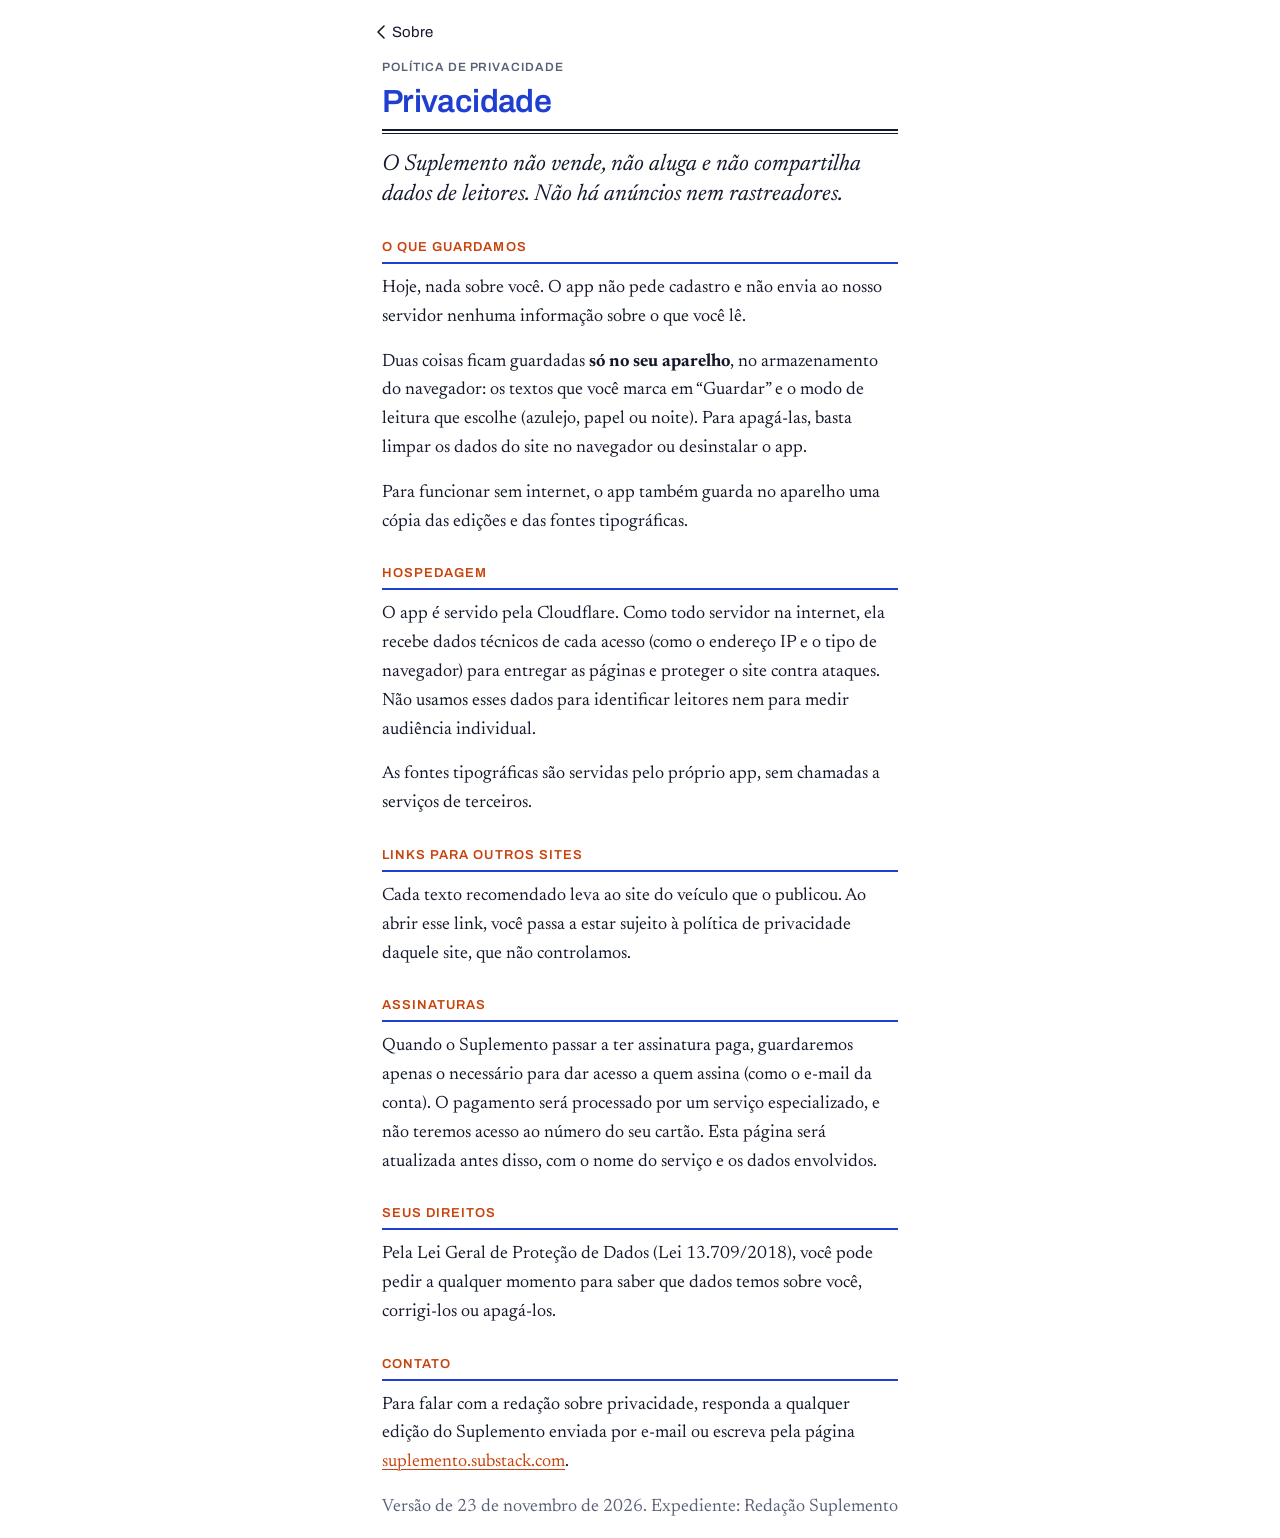
<file: app/privacidade.html>
<!DOCTYPE html>
<html lang="pt-BR">
<head>
<meta charset="utf-8">
<meta name="viewport" content="width=device-width, initial-scale=1, viewport-fit=cover">
<title>Privacidade — Suplemento</title>
<meta name="description" content="Política de privacidade do app Suplemento.">
<meta name="theme-color" content="#FFFFFF">
<link rel="icon" href="icons/icon-192.png">
<link rel="stylesheet" href="style.css">
<script>
  try {
    var t = localStorage.getItem('suplemento:tema');
    if (t === 'noite' || (!t && matchMedia('(prefers-color-scheme: dark)').matches)) document.documentElement.dataset.tema = 'noite';
    else if (t === 'papel') document.documentElement.dataset.tema = 'papel';
  } catch (e) {}
</script>
</head>
<body>
<div class="pagina">
<main class="miolo">
  <div class="topo"><a class="voltar" href="./#/sobre"><svg width="10" height="16" viewBox="0 0 10 16" aria-hidden="true"><path d="M8 2 2 8l6 6" fill="none" stroke-width="1.6" stroke-linecap="round" stroke-linejoin="round"/></svg>Sobre</a></div>
  <div class="capa-edicao"><span class="rubrica" style="color:var(--cinza)">Política de privacidade</span><h1>Privacidade</h1><div class="fio-duplo"></div></div>
  <section class="sobre">
    <p class="destaque">O Suplemento não vende, não aluga e não compartilha dados de leitores. Não há anúncios nem rastreadores.</p>

    <h2>O que guardamos</h2>
    <p>Hoje, nada sobre você. O app não pede cadastro e não envia ao nosso servidor nenhuma informação sobre o que você lê.</p>
    <p>Duas coisas ficam guardadas <strong>só no seu aparelho</strong>, no armazenamento do navegador: os textos que você marca em “Guardar” e o modo de leitura que escolhe (azulejo, papel ou noite). Para apagá-las, basta limpar os dados do site no navegador ou desinstalar o app.</p>
    <p>Para funcionar sem internet, o app também guarda no aparelho uma cópia das edições e das fontes tipográficas.</p>

    <h2>Hospedagem</h2>
    <p>O app é servido pela Cloudflare. Como todo servidor na internet, ela recebe dados técnicos de cada acesso (como o endereço IP e o tipo de navegador) para entregar as páginas e proteger o site contra ataques. Não usamos esses dados para identificar leitores nem para medir audiência individual.</p>
    <p>As fontes tipográficas são servidas pelo próprio app, sem chamadas a serviços de terceiros.</p>

    <h2>Links para outros sites</h2>
    <p>Cada texto recomendado leva ao site do veículo que o publicou. Ao abrir esse link, você passa a estar sujeito à política de privacidade daquele site, que não controlamos.</p>

    <h2>Assinaturas</h2>
    <p>Quando o Suplemento passar a ter assinatura paga, guardaremos apenas o necessário para dar acesso a quem assina (como o e-mail da conta). O pagamento será processado por um serviço especializado, e não teremos acesso ao número do seu cartão. Esta página será atualizada antes disso, com o nome do serviço e os dados envolvidos.</p>

    <h2>Seus direitos</h2>
    <p>Pela Lei Geral de Proteção de Dados (Lei 13.709/2018), você pode pedir a qualquer momento para saber que dados temos sobre você, corrigi-los ou apagá-los.</p>

    <h2>Contato</h2>
    <p>Para falar com a redação sobre privacidade, responda a qualquer edição do Suplemento enviada por e-mail ou escreva pela página <a href="https://suplemento.substack.com">suplemento.substack.com</a>.</p>

    <p class="discreto">Versão de 23 de novembro de 2026. Expediente: Redação Suplemento</p>
  </section>
</main>
</div>
</body>
</html>
</file>
<file: app/style.css>
/* Suplemento — app. Textos na Newsreader; títulos, rótulos e navegação na Archivo (Omnibus-Type) */
@font-face {
  font-family: 'Archivo';
  font-style: normal;
  font-display: swap;
  font-weight: 100 900;
  src: url(fonts/archivo-latin-wght-normal.woff2) format('woff2-variations');
  unicode-range: U+0000-00FF,U+0131,U+0152-0153,U+02BB-02BC,U+02C6,U+02DA,U+02DC,U+0304,U+0308,U+0329,U+2000-206F,U+20AC,U+2122,U+2191,U+2193,U+2212,U+2215,U+FEFF,U+FFFD;
}
@font-face {
  font-family: 'Archivo';
  font-style: normal;
  font-display: swap;
  font-weight: 100 900;
  src: url(fonts/archivo-latin-ext-wght-normal.woff2) format('woff2-variations');
  unicode-range: U+0100-02BA,U+02BD-02C5,U+02C7-02CC,U+02CE-02D7,U+02DD-02FF,U+0304,U+0308,U+0329,U+1D00-1DBF,U+1E00-1E9F,U+1EF2-1EFF,U+2020,U+20A0-20AB,U+20AD-20C0,U+2113,U+2C60-2C7F,U+A720-A7FF;
}


@font-face {
  font-family: 'Newsreader';
  font-style: normal;
  font-display: swap;
  font-weight: 200 800;
  src: url(fonts/newsreader-latin-opsz-normal.woff2) format('woff2-variations');
  unicode-range: U+0000-00FF,U+0131,U+0152-0153,U+02BB-02BC,U+02C6,U+02DA,U+02DC,U+0304,U+0308,U+0329,U+2000-206F,U+20AC,U+2122,U+2191,U+2193,U+2212,U+2215,U+FEFF,U+FFFD;
}
@font-face {
  font-family: 'Newsreader';
  font-style: normal;
  font-display: swap;
  font-weight: 200 800;
  src: url(fonts/newsreader-latin-ext-opsz-normal.woff2) format('woff2-variations');
  unicode-range: U+0100-02BA,U+02BD-02C5,U+02C7-02CC,U+02CE-02D7,U+02DD-02FF,U+0304,U+0308,U+0329,U+1D00-1DBF,U+1E00-1E9F,U+1EF2-1EFF,U+2020,U+20A0-20AB,U+20AD-20C0,U+2113,U+2C60-2C7F,U+A720-A7FF;
}
@font-face {
  font-family: 'Newsreader';
  font-style: italic;
  font-display: swap;
  font-weight: 200 800;
  src: url(fonts/newsreader-latin-opsz-italic.woff2) format('woff2-variations');
  unicode-range: U+0000-00FF,U+0131,U+0152-0153,U+02BB-02BC,U+02C6,U+02DA,U+02DC,U+0304,U+0308,U+0329,U+2000-206F,U+20AC,U+2122,U+2191,U+2193,U+2212,U+2215,U+FEFF,U+FFFD;
}
@font-face {
  font-family: 'Newsreader';
  font-style: italic;
  font-display: swap;
  font-weight: 200 800;
  src: url(fonts/newsreader-latin-ext-opsz-italic.woff2) format('woff2-variations');
  unicode-range: U+0100-02BA,U+02BD-02C5,U+02C7-02CC,U+02CE-02D7,U+02DD-02FF,U+0304,U+0308,U+0329,U+1D00-1DBF,U+1E00-1E9F,U+1EF2-1EFF,U+2020,U+20A0-20AB,U+20AD-20C0,U+2113,U+2C60-2C7F,U+A720-A7FF;
}

:root {
  /* claro "azulejo": branco, cobalto e tangerina (o padrão) */
  --papel: #FFFFFF;
  --papel-2: #EEF1FC;
  --tinta: #14182B;
  --cinza: #5A6078;
  --fio: #D9DDEA;
  --rubrica: #C8440E;
  --cobalto: #1F3FD1;
  --tangerina: #E2531A;
  --sem-serifa: 'Archivo', -apple-system, BlinkMacSystemFont, 'Segoe UI', Roboto, 'Helvetica Neue', Arial, sans-serif;
  color-scheme: light;
}
:root[data-tema="papel"] {
  /* papel: o claro de jornal */
  --papel: #F4F0E6;
  --papel-2: #EFEADD;
  --tinta: #1D1B17;
  --cinza: #5E584C;
  --fio: #CFC8B8;
  --rubrica: #A6261C;
}
:root[data-tema="noite"] {
  /* noite "tinta azul, meia-noite": azul profundo, letra cor de papel, coral como rubrica */
  --papel: #121826;
  --papel-2: #1B2335;
  --tinta: #E6DECD;
  --cinza: #A3AABA;
  --fio: #2F3850;
  --rubrica: #EE8E6C;
  color-scheme: dark;
}

* { box-sizing: border-box; }
html { -webkit-text-size-adjust: 100%; }
body {
  margin: 0;
  background: var(--papel);
  color: var(--tinta);
  font-family: 'Newsreader', Georgia, 'Times New Roman', serif;
  font-optical-sizing: auto;
  font-kerning: normal;
  text-rendering: optimizeLegibility;
  -webkit-font-smoothing: antialiased;
}
a { color: inherit; text-decoration: none; }
button { font: inherit; color: inherit; }
:focus-visible { outline: 2px solid var(--rubrica); outline-offset: 3px; }

.pagina {
  max-width: 560px;
  margin: 0 auto;
  min-height: 100vh;
  min-height: 100dvh;
  display: flex;
  flex-direction: column;
  padding-top: env(safe-area-inset-top);
}
.miolo { flex: 1; }

/* rótulos */
.rubrica { font-size: 12px; letter-spacing: 0.16em; text-transform: uppercase; color: var(--rubrica); font-weight: 600; }
.discreto { color: var(--cinza); }
.meta { font-size: 13px; line-height: 1.45; color: var(--cinza); }
.fio-duplo { display: flex; flex-direction: column; gap: 2px; }
.fio-duplo::before { content: ""; border-top: 2px solid var(--tinta); }
.fio-duplo::after { content: ""; border-top: 1px solid var(--tinta); }

/* cabeçalho de jornal (Hoje) */
.cabeca { padding: 8px 22px 0; display: flex; flex-direction: column; gap: 10px; }
.cabeca .linha-data { display: flex; justify-content: space-between; align-items: center; min-height: 44px; font-size: 12px; letter-spacing: 0.14em; text-transform: uppercase; color: var(--cinza); padding-bottom: 10px; border-bottom: 1px solid var(--tinta); }
.cabeca h1 { margin: 4px 0 0; font-size: clamp(54px, 16vw, 72px); line-height: 0.95; font-weight: 600; letter-spacing: -0.025em; text-align: center; font-variation-settings: 'opsz' 72; }
.cabeca .lema { margin: 0; text-align: center; font-style: italic; font-size: 16px; color: var(--cinza); }
.cabeca .fio-duplo { margin-top: 4px; }

/* barra de topo (telas internas) */
.topo { padding: 10px 12px 0 8px; display: flex; justify-content: space-between; align-items: center; min-height: 54px; }
.voltar { min-height: 44px; min-width: 44px; display: inline-flex; align-items: center; gap: 6px; padding: 0 8px; font-size: 16px; }
.topo-dir { display: flex; align-items: center; gap: 2px; font-size: 13px; color: var(--cinza); letter-spacing: 0.04em; }
.icone { width: 44px; height: 44px; display: inline-flex; align-items: center; justify-content: center; background: none; border: 0; cursor: pointer; padding: 0; }
.icone svg, .voltar svg { stroke: var(--tinta); }

/* lista do dia */
.secao-dia { padding: 22px 22px 0; }
.secao-dia .titulo { display: flex; justify-content: space-between; align-items: baseline; padding-bottom: 14px; }
.secao-dia h2 { margin: 0; font-size: 22px; font-weight: 500; font-style: italic; }
.item-dia { display: grid; grid-template-columns: 34px minmax(0, 1fr); column-gap: 12px; padding: 18px 0 20px; border-top: 1px solid var(--fio); }
.item-dia:first-of-type { border-top-color: var(--tinta); }
.item-dia:last-of-type { border-bottom: 1px solid var(--tinta); }
.item-dia .num { font-size: 34px; line-height: 1; color: var(--rubrica); font-weight: 500; font-variant-numeric: oldstyle-nums; }
.item-dia .corpo { display: flex; flex-direction: column; gap: 10px; }
.citacao-lista { margin: 0; font-size: 22px; line-height: 1.22; font-style: italic; font-variation-settings: 'opsz' 36; }
.item-dia:first-of-type .citacao-lista { font-size: 26px; line-height: 1.18; }
.citacao-lista em, .citacao em { font-style: normal; }
.item-dia:active, .item-edicao:active { opacity: 0.7; }

.chamada-edicao { margin: 28px 22px 0; display: flex; flex-direction: column; gap: 4px; padding: 16px 18px; border: 1px solid var(--tinta); }
.chamada-edicao .grande { font-size: 20px; font-weight: 500; }
.rodape-dia { margin: 14px 22px 0; text-align: center; font-style: italic; font-size: 15px; color: var(--cinza); }

/* verbete */
.verbete { padding: 14px 24px 0; display: flex; flex-direction: column; }
.verbete .citacao-bloco { display: grid; grid-template-columns: 22px minmax(0, 1fr); margin: 14px 0 0 -6px; }
.verbete .aspas { font-size: 64px; line-height: 0.8; color: var(--rubrica); font-weight: 500; }
.verbete .citacao { margin: 0; font-size: clamp(28px, 8.4vw, 36px); line-height: 1.14; font-style: italic; letter-spacing: -0.01em; font-variation-settings: 'opsz' 60; }
.verbete .assinatura { display: flex; align-items: center; gap: 10px; margin: 22px 0; }
.verbete .assinatura::before { content: ""; width: 28px; border-top: 1px solid var(--rubrica); flex-shrink: 0; }
.verbete .assinatura span { font-size: 15px; font-style: italic; color: var(--cinza); }
.resumo { margin: 0; font-size: 19px; line-height: 1.62; hyphens: auto; -webkit-hyphens: auto; font-variation-settings: 'opsz' 16; }
.resumo strong { font-weight: 600; }
.resumo::first-letter { float: left; font-size: 66px; line-height: 0.82; padding: 6px 8px 0 0; color: var(--rubrica); font-weight: 500; font-style: normal; }
.ficha { margin: 28px 0 0; display: grid; grid-template-columns: 92px minmax(0, 1fr); row-gap: 10px; column-gap: 12px; padding: 14px 0; border-top: 1px solid var(--tinta); border-bottom: 1px solid var(--tinta); font-size: 15px; }
.ficha dt { color: var(--cinza); font-style: italic; }
.ficha dd { margin: 0; }
.botao-principal { margin-top: 22px; min-height: 54px; display: flex; align-items: center; justify-content: center; gap: 10px; background: var(--tinta); color: var(--papel); font-size: 18px; font-weight: 500; padding: 0 16px; text-align: center; }
.botao-principal svg { stroke: var(--papel); flex-shrink: 0; }
.botoes { display: grid; grid-template-columns: repeat(2, minmax(0, 1fr)); gap: 10px; margin-top: 10px; }
.botao { min-height: 48px; background: transparent; border: 1px solid var(--tinta); display: flex; align-items: center; justify-content: center; gap: 8px; font-size: 16px; cursor: pointer; }
.botao svg { stroke: var(--tinta); }
.botao[aria-pressed="true"] { background: var(--papel-2); }
.botao[aria-pressed="true"] svg path { fill: var(--rubrica); stroke: var(--rubrica); }
.mesma-semana { margin-top: 26px; padding: 16px 18px; background: var(--papel-2); font-size: 16px; line-height: 1.55; }
.mesma-semana strong { font-weight: 600; }
.mesma-semana a { color: var(--rubrica); }
.seguinte { margin: 36px 24px 0; padding: 18px 0 0; border-top: 1px solid var(--fio); display: flex; flex-direction: column; gap: 8px; }
.seguinte .citacao-lista { font-size: 20px; line-height: 1.25; }
.nota-legal { margin: 40px 24px 28px; font-size: 13px; line-height: 1.5; color: var(--cinza); text-align: center; }

/* edição completa */
.capa-edicao { padding: 6px 22px 0; display: flex; flex-direction: column; gap: 10px; }
.capa-edicao h1 { margin: 0; font-size: 38px; line-height: 1.05; font-weight: 500; letter-spacing: -0.02em; font-variation-settings: 'opsz' 60; }
.capa-edicao .abertura { margin: 6px 0 0; font-size: 18px; line-height: 1.6; }
.capa-edicao .abertura a, .bloco a { color: var(--rubrica); }
.indice { position: sticky; top: 0; z-index: 2; margin-top: 22px; padding: 10px 22px; display: flex; gap: 8px; overflow-x: auto; border-top: 1px solid var(--fio); border-bottom: 1px solid var(--fio); background: var(--papel-2); scrollbar-width: none; }
.indice::-webkit-scrollbar { display: none; }
.indice button { flex-shrink: 0; min-height: 38px; padding: 0 14px; border: 1px solid var(--tinta); border-radius: 999px; background: var(--papel); font-size: 14px; white-space: nowrap; cursor: pointer; }
.bloco { padding: 30px 22px 0; scroll-margin-top: 64px; }
.bloco-cab { display: flex; justify-content: space-between; align-items: baseline; padding-bottom: 10px; border-bottom: 2px solid var(--tinta); }
.bloco-cab h2 { margin: 0; font-size: 13px; letter-spacing: 0.18em; text-transform: uppercase; color: var(--rubrica); font-weight: 600; }
.bloco .fio-semana { margin: 8px 0 0; font-size: 16px; font-style: italic; color: var(--cinza); }
.item-edicao { display: flex; flex-direction: column; gap: 8px; padding: 16px 0 18px; border-top: 1px solid var(--fio); }
.bloco-cab + .item-edicao, .fio-semana + .item-edicao { border-top: 0; }
.item-edicao .citacao-lista { font-size: 21px; line-height: 1.24; }
.linha { margin: 0; padding: 12px 0; border-top: 1px solid var(--fio); font-size: 16px; line-height: 1.5; }
.bloco-cab + .linha { border-top: 0; }
.linha strong { font-weight: 600; }
.prazos { list-style: none; margin: 0; padding: 0; }
.prazos li { display: grid; grid-template-columns: 52px minmax(0, 1fr); column-gap: 10px; padding: 10px 0; border-top: 1px solid var(--fio); font-size: 15px; line-height: 1.4; }
.prazos .data { font-weight: 600; color: var(--rubrica); font-variant-numeric: tabular-nums; }
.subtitulo-bloco { margin: 18px 0 6px; font-size: 17px; font-style: italic; font-weight: 500; }
.link-rubrica { min-height: 44px; display: inline-flex; align-items: center; color: var(--rubrica); font-size: 15px; }
.colofao { margin: 40px 22px 0; padding: 20px 0 30px; border-top: 1px solid var(--tinta); display: flex; flex-direction: column; gap: 8px; text-align: center; }
.colofao p { margin: 0; font-size: 13px; line-height: 1.5; color: var(--cinza); }
.colofao .lema { font-size: 16px; font-style: italic; color: var(--tinta); }

/* vazio e guardados */
.vazio { padding: 40px 28px; text-align: center; display: flex; flex-direction: column; gap: 14px; }
.vazio p { margin: 0; font-size: 18px; line-height: 1.55; }
.vazio a { color: var(--rubrica); }

/* barra de navegação */
.navegacao { position: sticky; bottom: 0; margin-top: 32px; background: var(--papel); border-top: 1px solid var(--tinta); display: grid; grid-template-columns: repeat(3, minmax(0, 1fr)); padding: 0 8px env(safe-area-inset-bottom); }
.navegacao a { min-height: 52px; display: flex; align-items: center; justify-content: center; font-size: 15px; color: var(--cinza); border-top: 3px solid transparent; margin-top: -2px; }
.navegacao a[aria-current="page"] { color: var(--tinta); font-weight: 600; border-top-color: var(--rubrica); }

.aviso { position: fixed; left: 50%; bottom: calc(76px + env(safe-area-inset-bottom)); transform: translateX(-50%); background: var(--tinta); color: var(--papel); padding: 10px 16px; font-size: 15px; opacity: 0; transition: opacity .2s; pointer-events: none; }
.aviso.visivel { opacity: 1; }

@media (prefers-reduced-motion: no-preference) {
  .miolo { animation: entra .22s ease-out; }
  @keyframes entra { from { opacity: 0; transform: translateY(4px); } to { opacity: 1; transform: none; } }
}

/* faixa de prévia (só enquanto não há edição publicada) */
.faixa-previa { display: none; }
body.previa .faixa-previa, .exemplo .faixa-previa { display: block; padding: calc(8px + env(safe-area-inset-top)) 16px 8px; background: var(--tinta); color: var(--papel); font-size: 13px; text-align: center; letter-spacing: 0.02em; }
body.previa .pagina, .exemplo .pagina { padding-top: 0; }

/* noite: superfícies, nomes e links */
:root[data-tema="noite"] .cabeca,
:root[data-tema="noite"] .navegacao { background: #0D121D; }
:root[data-tema="noite"] .chamada-edicao,
:root[data-tema="noite"] .mesma-semana,
:root[data-tema="noite"] .indice { background: #1B2335; }
:root[data-tema="noite"] .cabeca { padding-bottom: 18px; }
:root[data-tema="noite"] .indice button { background: #121826; }
:root[data-tema="noite"] .botao-principal { background: #E6DECD; color: #121826; }
:root[data-tema="noite"] .botao-principal svg { stroke: #121826; }
:root[data-tema="noite"] .nome { color: #EE8E6C; font-weight: 600; }
:root[data-tema="noite"] .resumo strong,
:root[data-tema="noite"] .mesma-semana strong:not(:first-child) { color: #EE8E6C; }
:root[data-tema="noite"] .resumo { line-height: 1.68; letter-spacing: 0.005em; }
:root[data-tema="noite"] .mesma-semana a,
:root[data-tema="noite"] .capa-edicao .abertura a,
:root[data-tema="noite"] .linha a,
:root[data-tema="noite"] .prazos a,
:root[data-tema="noite"] .vazio a {
  color: #EE8E6C;
  text-decoration: underline;
  text-decoration-thickness: 1px;
  text-underline-offset: 3px;
}
/* itens da edição são links, mas leem como texto */
.bloco a.item-edicao { color: var(--tinta); }

/* pé com links, aviso de edição antiga, página Sobre */
.links-pe { margin: 26px 22px 8px; text-align: center; font-size: 15px; color: var(--cinza); }
.links-pe a { color: var(--cinza); text-decoration: underline; text-decoration-thickness: 1px; text-underline-offset: 3px; display: inline-block; min-height: 44px; line-height: 44px; }
.aviso-antiga { margin: 4px 24px 0; padding: 8px 12px; background: var(--papel-2); font-size: 14px; font-style: italic; color: var(--cinza); }
.sobre { padding: 8px 22px 0; }
.sobre p { margin: 0 0 16px; font-size: 18px; line-height: 1.6; }
.sobre p.destaque { font-size: 23px; line-height: 1.3; font-style: italic; margin: 8px 0 22px; }
.sobre h2 { margin: 30px 0 10px; padding-bottom: 8px; border-bottom: 2px solid var(--tinta); font-size: 13px; letter-spacing: 0.18em; text-transform: uppercase; color: var(--rubrica); font-weight: 600; }
.sobre a { color: var(--rubrica); text-decoration: underline; text-decoration-thickness: 1px; text-underline-offset: 3px; }

/* azulejo: só quando não há tema escolhido (papel e noite mantêm o desenho de jornal) */
:root:not([data-tema]) .rubrica,
:root:not([data-tema]) .bloco-cab h2,
:root:not([data-tema]) .sobre h2,
:root:not([data-tema]) .cabeca .linha-data,
:root:not([data-tema]) .navegacao a { font-family: var(--sem-serifa); letter-spacing: 0.08em; }
:root:not([data-tema]) .navegacao a { letter-spacing: 0.01em; font-size: 14px; }
:root:not([data-tema]) .cabeca { background: var(--cobalto); color: #fff; padding-bottom: 18px; }
:root:not([data-tema]) .cabeca .linha-data { color: #C9D3FF; border-bottom-color: rgba(255,255,255,.45); }
:root:not([data-tema]) .cabeca .lema { color: #C9D3FF; }
:root:not([data-tema]) .cabeca .icone svg { stroke: #fff; }
:root:not([data-tema]) .cabeca .fio-duplo::before,
:root:not([data-tema]) .cabeca .fio-duplo::after { border-top-color: #fff; }
:root:not([data-tema]) .citacao-lista,
:root:not([data-tema]) .verbete .citacao,
:root:not([data-tema]) .capa-edicao h1 { color: var(--cobalto); }
:root:not([data-tema]) .item-dia .num,
:root:not([data-tema]) .verbete .aspas,
:root:not([data-tema]) .resumo::first-letter { color: var(--tangerina); }
:root:not([data-tema]) .verbete .assinatura::before { border-top-color: var(--tangerina); }
:root:not([data-tema]) .nome { color: var(--rubrica); font-weight: 600; }
:root:not([data-tema]) .botao-principal { background: var(--cobalto); color: #fff; border-radius: 10px; }
:root:not([data-tema]) .botao-principal svg { stroke: #fff; }
:root:not([data-tema]) .botao { border-color: var(--cobalto); color: var(--cobalto); border-radius: 10px; }
:root:not([data-tema]) .botao svg { stroke: var(--cobalto); }
:root:not([data-tema]) .botao[aria-pressed="true"] svg path { fill: var(--tangerina); stroke: var(--tangerina); }
:root:not([data-tema]) .chamada-edicao { border: 0; background: var(--papel-2); border-left: 4px solid var(--tangerina); }
:root:not([data-tema]) .chamada-edicao .grande { color: var(--cobalto); }
:root:not([data-tema]) .mesma-semana { border-left: 4px solid var(--cobalto); }
:root:not([data-tema]) .indice button { border-color: var(--cobalto); color: var(--cobalto); font-family: var(--sem-serifa); font-size: 13px; }
:root:not([data-tema]) .bloco-cab,
:root:not([data-tema]) .sobre h2 { border-bottom-color: var(--cobalto); }
:root:not([data-tema]) .item-dia:first-of-type,
:root:not([data-tema]) .item-dia:last-of-type { border-color: var(--cobalto); }
:root:not([data-tema]) .navegacao { border-top-color: var(--fio); }
:root:not([data-tema]) .navegacao a[aria-current="page"] { color: var(--cobalto); border-top-color: var(--tangerina); }
:root:not([data-tema]) .ficha { border-color: var(--fio); }
:root:not([data-tema]) .aviso { background: var(--cobalto); color: #fff; border-radius: 10px; }
:root:not([data-tema]) .faixa-previa { background: var(--tinta); color: #fff; }
:root:not([data-tema]) .cabeca .topo-dir { color: #C9D3FF; }

/* resumo nas listas (Hoje e Edição) */
.resumo-lista { margin: 0; font-size: 17px; line-height: 1.55; color: var(--tinta); hyphens: auto; -webkit-hyphens: auto; font-variation-settings: 'opsz' 16; }
.resumo-lista strong { font-weight: 600; }
:root[data-tema="noite"] .resumo-lista { line-height: 1.62; }
:root[data-tema="noite"] .resumo-lista strong { color: #EE8E6C; }

/* ---- Archivo nos títulos e na navegação (todos os modos) ---- */
.navegacao a, .topo, .topo-dir, .voltar, .dias, .modos, .indice button, .botao, .botao-principal, .aviso, .faixa-previa, .links-pe { font-family: var(--sem-serifa); }
.voltar { font-size: 15px; }
/* no Azulejo, também títulos de tela e metadados */
:root:not([data-tema]) .capa-edicao h1,
:root:not([data-tema]) .secao-dia h2,
:root:not([data-tema]) .chamada-edicao .grande,
:root:not([data-tema]) .subtitulo-bloco { font-family: var(--sem-serifa); font-style: normal; font-weight: 600; letter-spacing: -0.02em; }
:root:not([data-tema]) .capa-edicao h1 { font-size: 32px; line-height: 1.1; }
:root:not([data-tema]) .secao-dia h2 { font-size: 21px; }
:root:not([data-tema]) .chamada-edicao .grande { font-size: 18px; }
:root:not([data-tema]) .meta, :root:not([data-tema]) .ficha, :root:not([data-tema]) .prazos .data { font-family: var(--sem-serifa); font-size: 13px; }
:root:not([data-tema]) .meta em, :root:not([data-tema]) .ficha em { font-family: 'Newsreader', serif; font-size: 14px; }
:root:not([data-tema]) .ficha dt { font-style: normal; }

/* ---- seletor de modo: três botões lado a lado ---- */
.modos { display: inline-flex; border: 1px solid var(--fio); border-radius: 999px; padding: 2px; gap: 2px; margin-left: 6px; }
.modos button { width: 38px; height: 34px; display: inline-flex; align-items: center; justify-content: center; border: 0; border-radius: 999px; background: none; cursor: pointer; padding: 0; }
.modos button svg { stroke: var(--cinza); }
.modos button[aria-pressed="true"] { background: var(--tinta); }
.modos button[aria-pressed="true"] svg { stroke: var(--papel); }
:root:not([data-tema]) .modos button[aria-pressed="true"] { background: var(--cobalto); }
:root:not([data-tema]) .modos button[aria-pressed="true"] svg { stroke: #fff; }
:root:not([data-tema]) .cabeca .modos { border-color: rgba(255,255,255,.4); }
:root:not([data-tema]) .cabeca .modos button svg { stroke: #C9D3FF; }
:root:not([data-tema]) .cabeca .modos button[aria-pressed="true"] { background: #fff; }
:root:not([data-tema]) .cabeca .modos button[aria-pressed="true"] svg { stroke: var(--cobalto); }
:root[data-tema="noite"] .cabeca .modos button[aria-pressed="true"] { background: var(--tinta); }

/* ---- faixa dos dias da edição ---- */
.dias { display: grid; grid-template-columns: repeat(7, minmax(0, 1fr)); gap: 4px; padding: 16px 16px 0; }
.dias a { min-height: 56px; display: flex; flex-direction: column; align-items: center; justify-content: center; gap: 2px; border-radius: 12px; border: 1px solid transparent; color: var(--cinza); font-size: 12px; }
.dias a b { font-size: 19px; font-weight: 600; color: var(--tinta); font-variant-numeric: tabular-nums; }
.dias a.hoje b { color: var(--rubrica); }
.dias a.hoje::after { content: ""; width: 4px; height: 4px; border-radius: 50%; background: var(--rubrica); }
.dias a[aria-current="true"] { background: var(--tinta); color: var(--papel); }
.dias a[aria-current="true"] b { color: var(--papel); }
.dias a[aria-current="true"].hoje::after { background: var(--papel); }
:root:not([data-tema]) .dias a[aria-current="true"] { background: var(--cobalto); color: #DCE3FF; }
:root:not([data-tema]) .dias a[aria-current="true"] b { color: #fff; }
:root:not([data-tema]) .dias a.hoje::after { background: var(--tangerina); }
.secao-dia .rotulo-dia { display: block; font-family: var(--sem-serifa); font-size: 12px; font-weight: 600; letter-spacing: 0.1em; text-transform: uppercase; color: var(--rubrica); margin-bottom: 6px; }

/* ---- Repare em destaque nas listas ---- */
:root:not([data-tema]) .em-destaque { background: var(--papel-2); border-left: 4px solid var(--tangerina); border-top-color: transparent !important; margin: 0 -22px; padding-left: 18px; padding-right: 22px; }
:root:not([data-tema]) .item-dia.em-destaque { margin-top: 0; }
:root:not([data-tema]) .em-destaque + .item-dia, :root:not([data-tema]) .em-destaque + .item-edicao { border-top-color: transparent; }
:root[data-tema="papel"] .em-destaque .rubrica::after, :root[data-tema="noite"] .em-destaque .rubrica::after { content: " ·  destaque da semana"; letter-spacing: 0.06em; text-transform: none; font-style: italic; font-weight: 400; color: var(--cinza); }

.cabeca .linha-data > span:first-child, .topo-dir > span { white-space: nowrap; }
.modos button { width: 34px; height: 32px; }
:root:not([data-tema]) .em-destaque { border-left-color: var(--tangerina) !important; border-bottom-color: transparent !important; }
:root:not([data-tema]) .item-edicao.em-destaque { margin-top: 8px; }

/* tópicos (formato 1.1): um texto principal e até dois "E também" */
.cobre { display: flex; flex-direction: column; gap: 8px; color: var(--tinta); }
.item-dia .cobre { gap: 10px; }
.item-dia .titulo-topico { margin-top: -6px; }
.cobre:active, .tambem-item:active, .tambem-volta:active { opacity: 0.7; }
.item-edicao:active, .item-dia:active { opacity: 1; }
.bloco a.cobre, .bloco a.tambem-item { color: var(--tinta); text-decoration: none; }
.rubrica-topico { color: var(--cinza); }
.titulo-topico { font-family: var(--sem-serifa); font-size: 13px; font-weight: 600; letter-spacing: 0.02em; color: var(--rubrica); }
.tambem { margin-top: 12px; padding-left: 14px; border-left: 2px solid var(--fio); display: flex; flex-direction: column; }
.rubrica-tambem { font-family: var(--sem-serifa); font-size: 11px; font-weight: 600; letter-spacing: 0.12em; text-transform: uppercase; color: var(--cinza); }
.tambem-item { display: flex; flex-direction: column; gap: 3px; padding: 9px 0; min-height: 44px; color: var(--tinta); }
.tambem-item + .tambem-item { border-top: 1px dotted var(--fio); }
.tambem-linha { font-size: 16px; line-height: 1.45; }
.tambem-linha strong { font-weight: 600; }
.verbete .tambem { margin-top: 26px; }
.tambem-volta { margin-top: 26px; padding: 14px 0 0; border-top: 1px solid var(--fio); display: flex; flex-direction: column; gap: 6px; color: var(--tinta); }
.tambem-volta .citacao-lista { font-size: 19px; }
.verbete-tambem .resumo { font-size: 22px; line-height: 1.45; margin-top: 6px; }
.verbete-tambem .resumo::first-letter, :root:not([data-tema]) .verbete-tambem .resumo::first-letter, :root[data-tema] .verbete-tambem .resumo::first-letter { float: none; font-size: inherit; line-height: inherit; padding: 0; color: inherit; font-weight: inherit; }
:root:not([data-tema]) .tambem { border-left-color: var(--cobalto); }
:root:not([data-tema]) .titulo-topico { color: var(--cobalto); }
:root[data-tema="noite"] .tambem-linha strong { color: #EE8E6C; }

/* domingo: notas e prazos no cartão do dia */
.item-notas .corpo { padding: 0; gap: 6px; }
.item-notas .linha:first-of-type { border-top: 0; }
.item-notas .num { font-size: 22px; }
</file>
